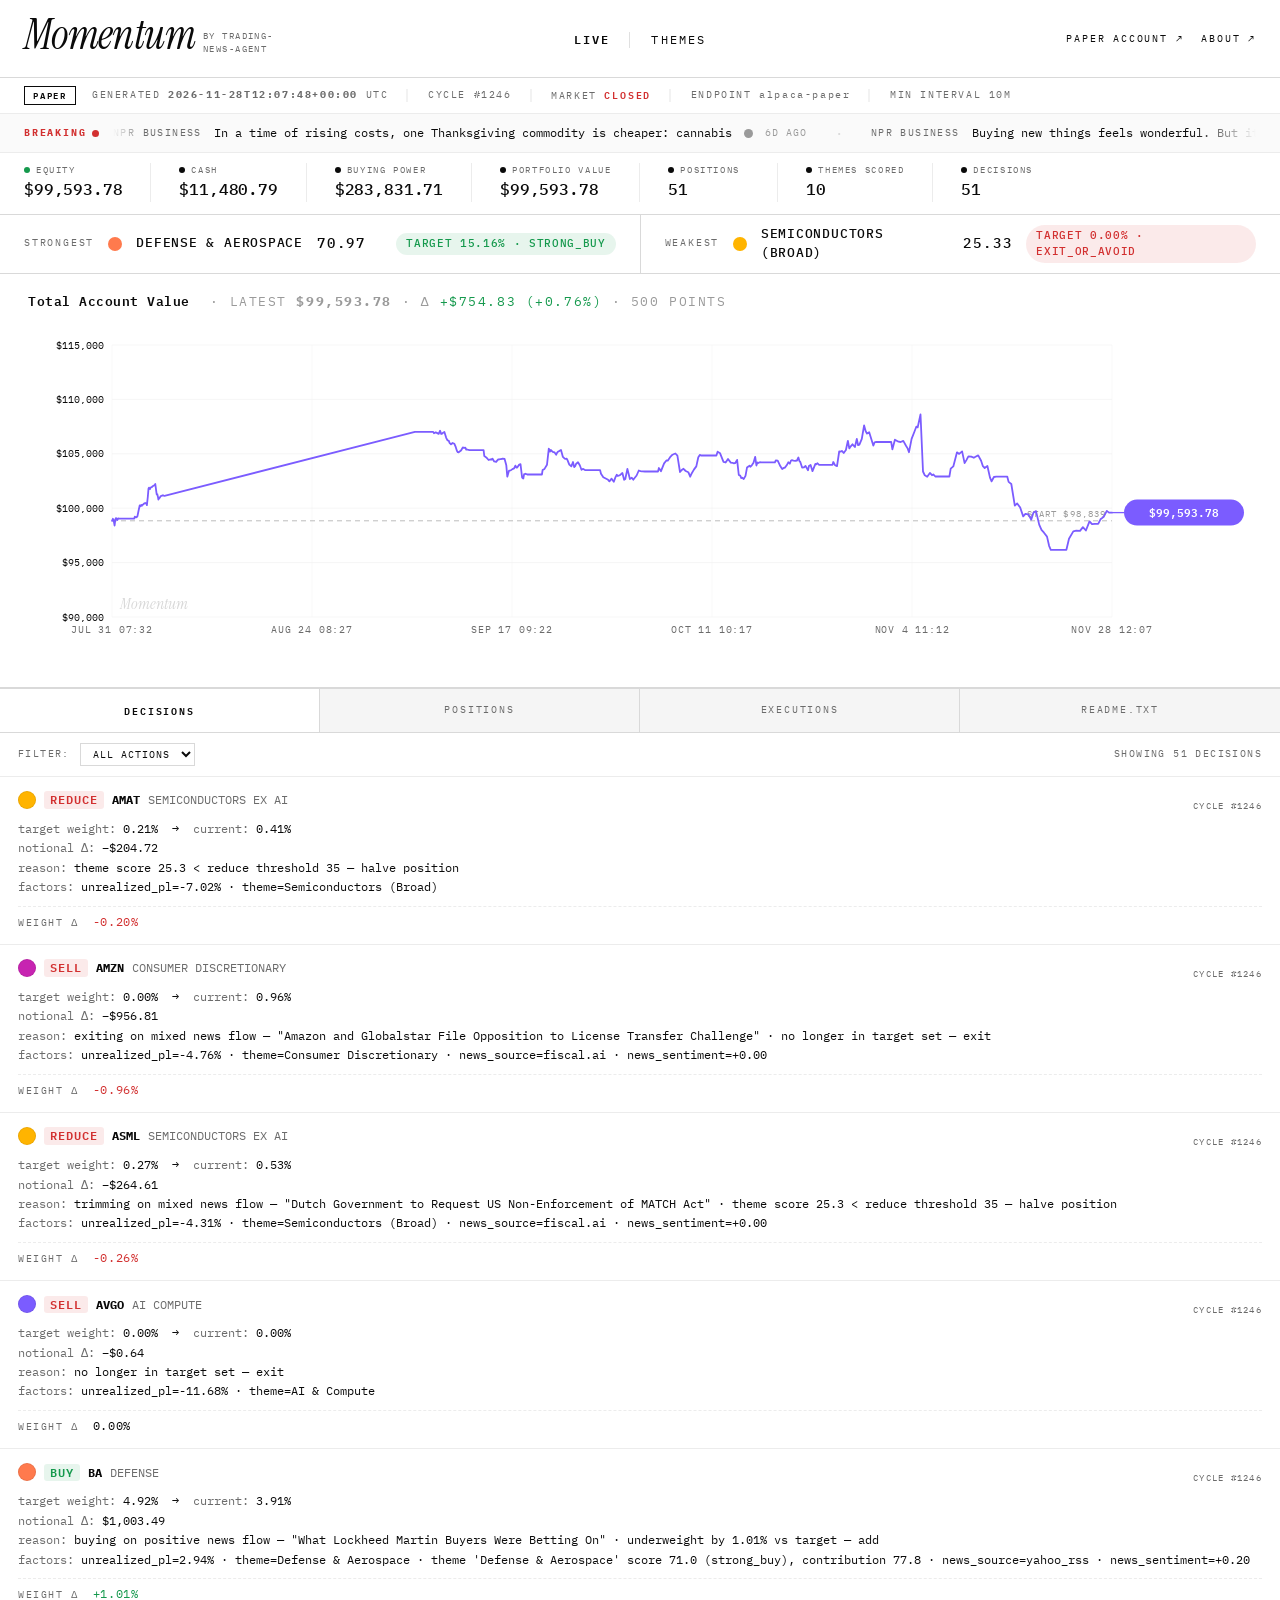
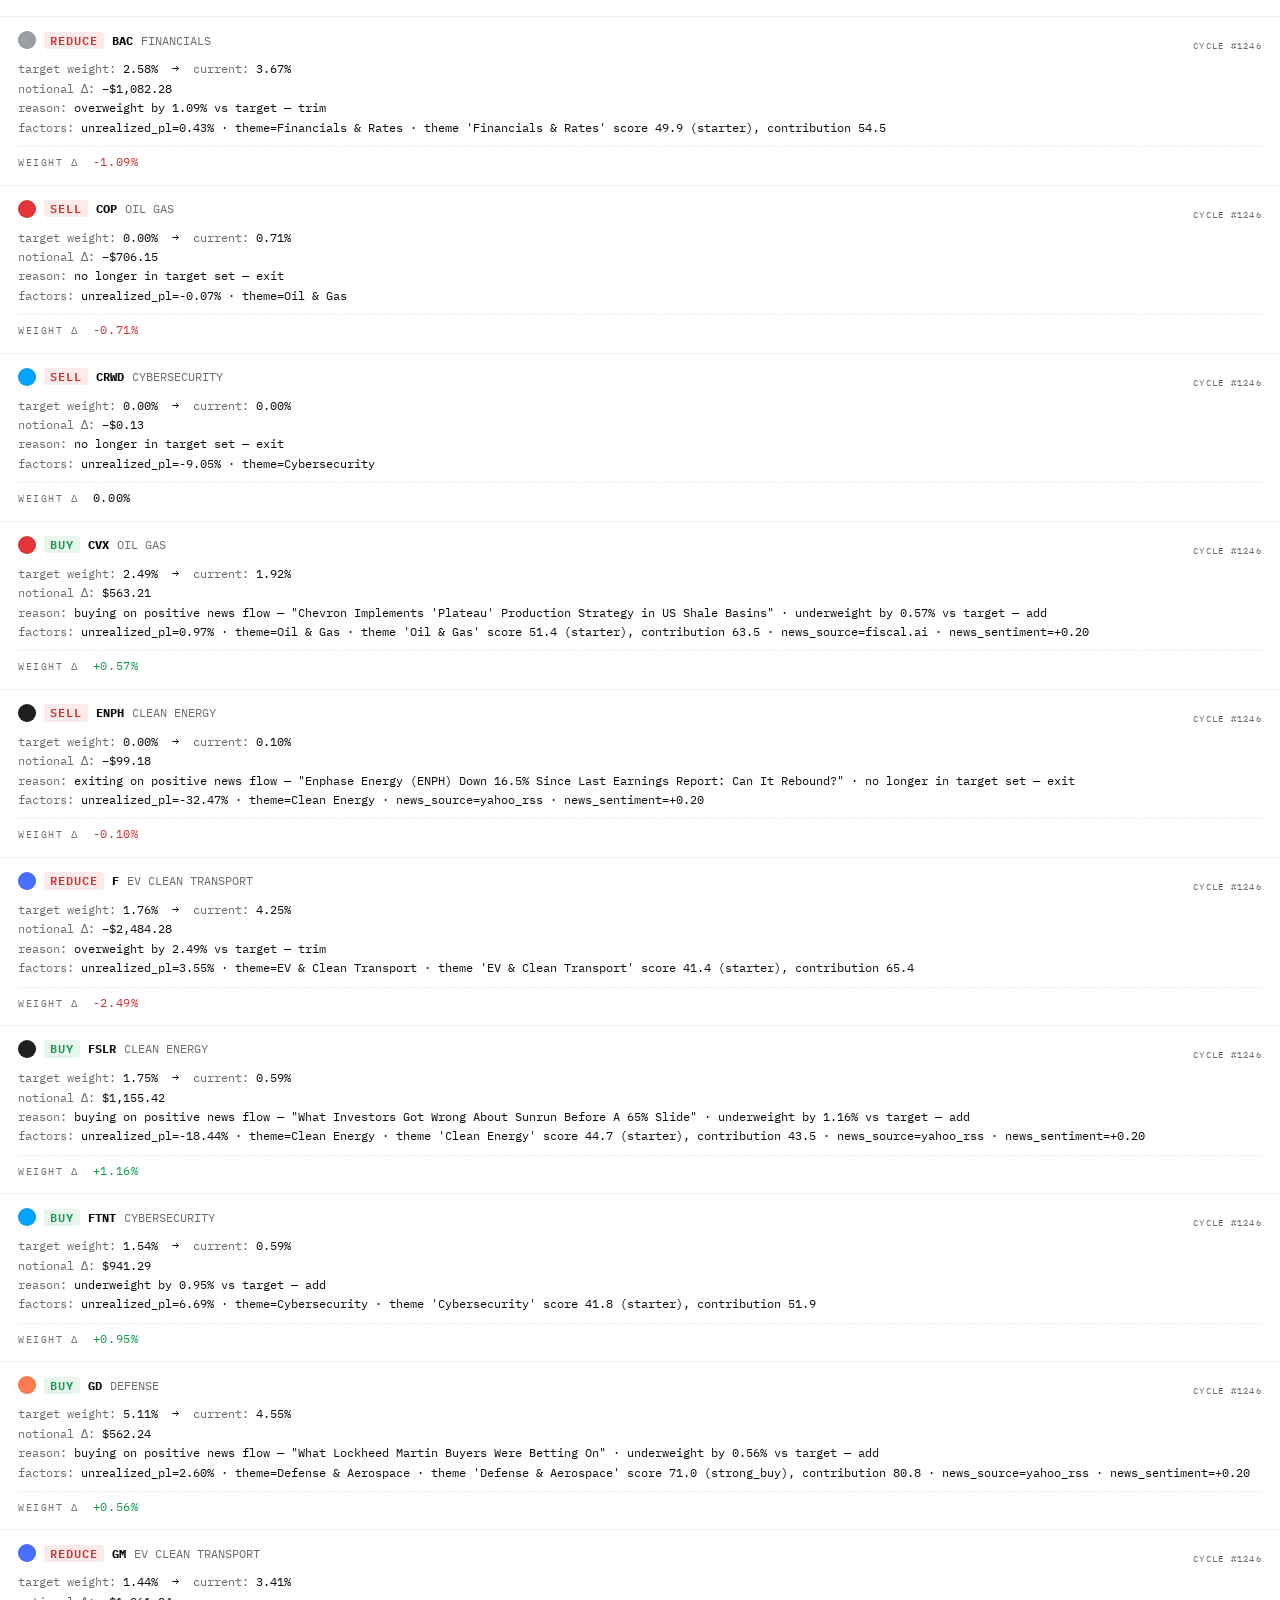
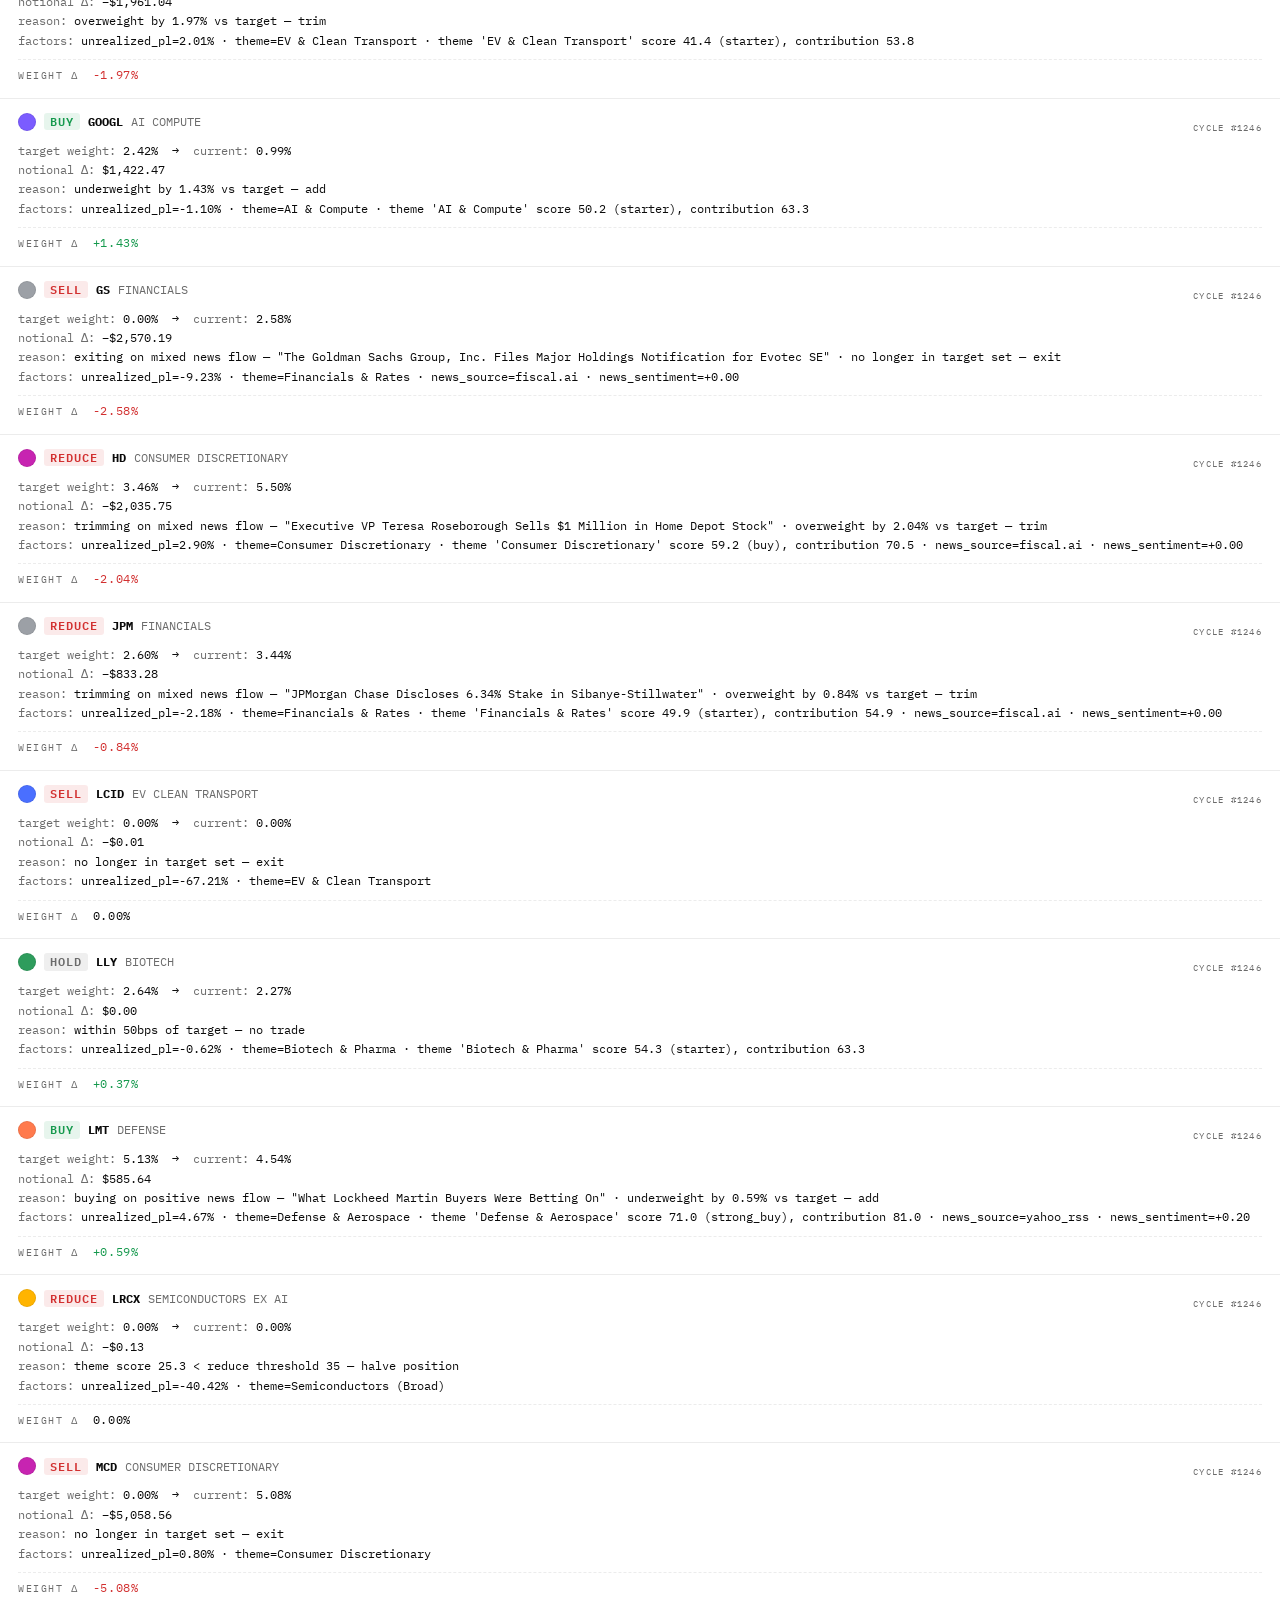
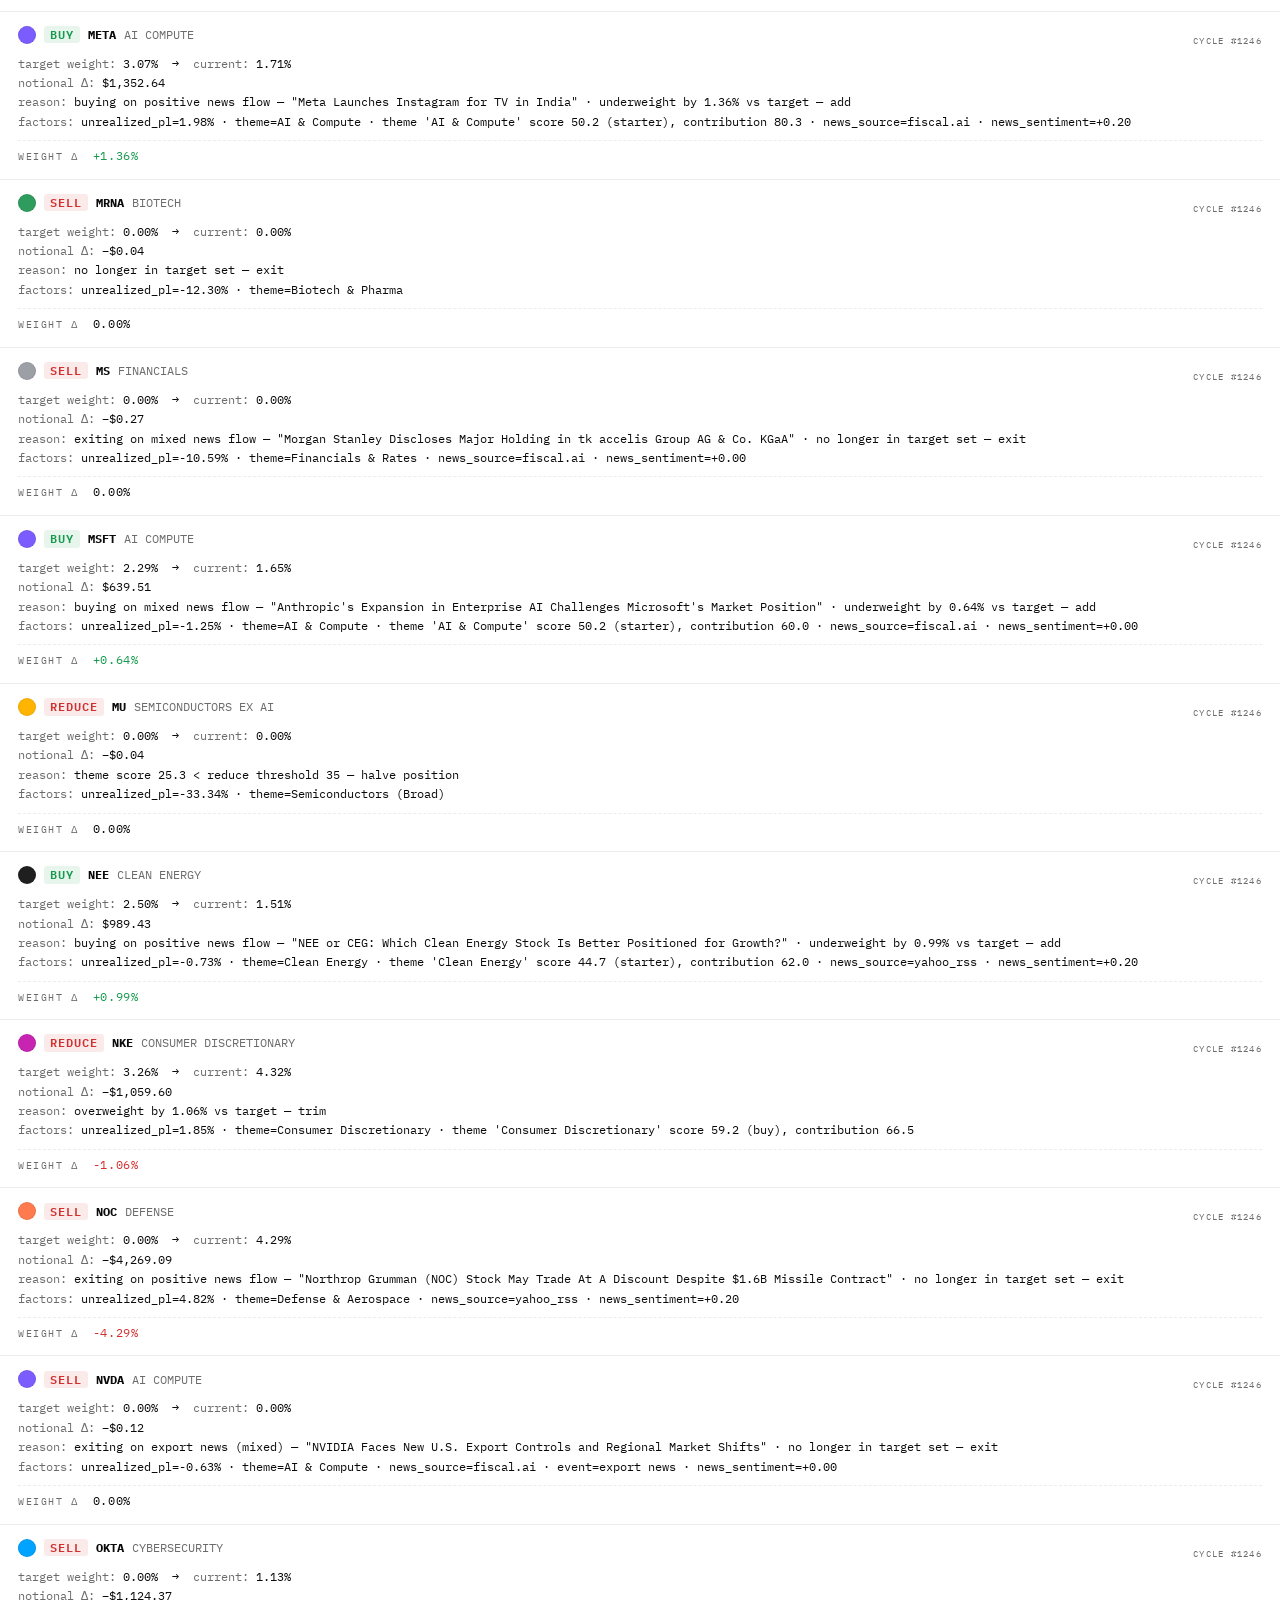
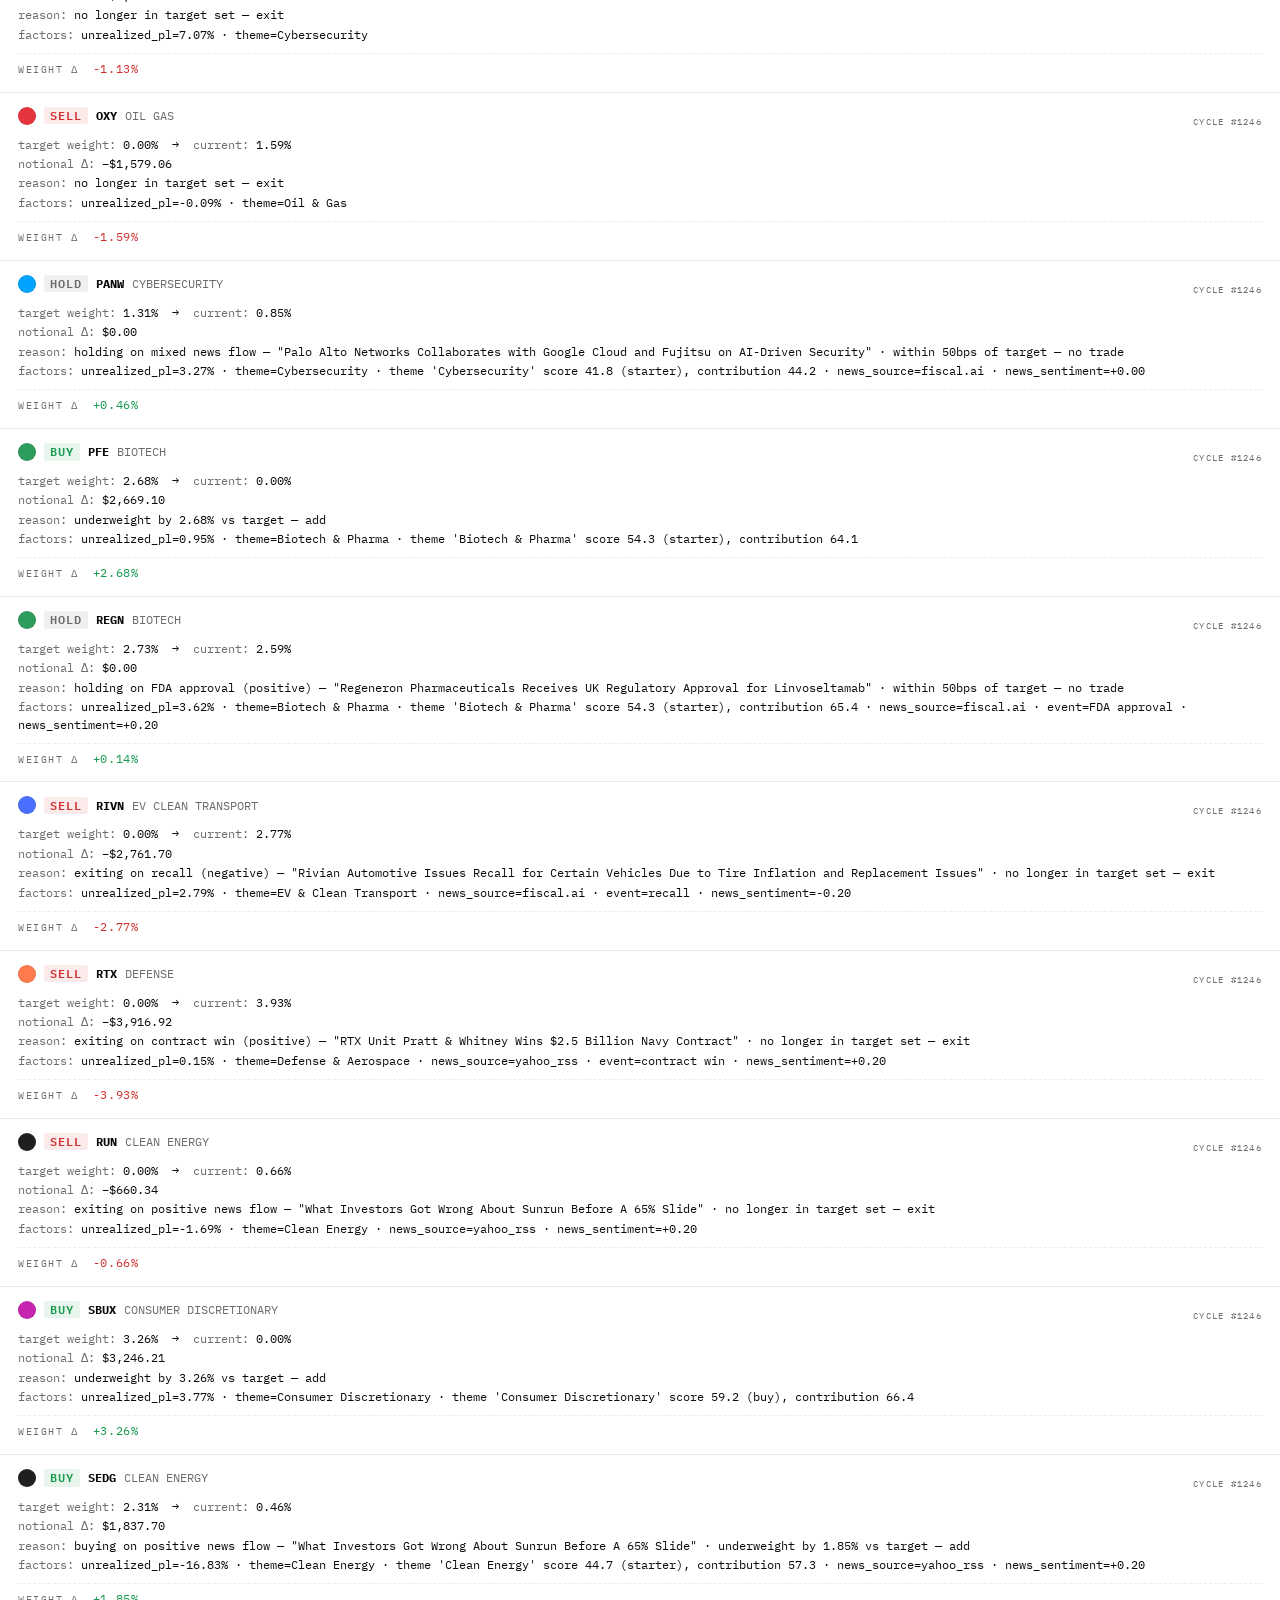
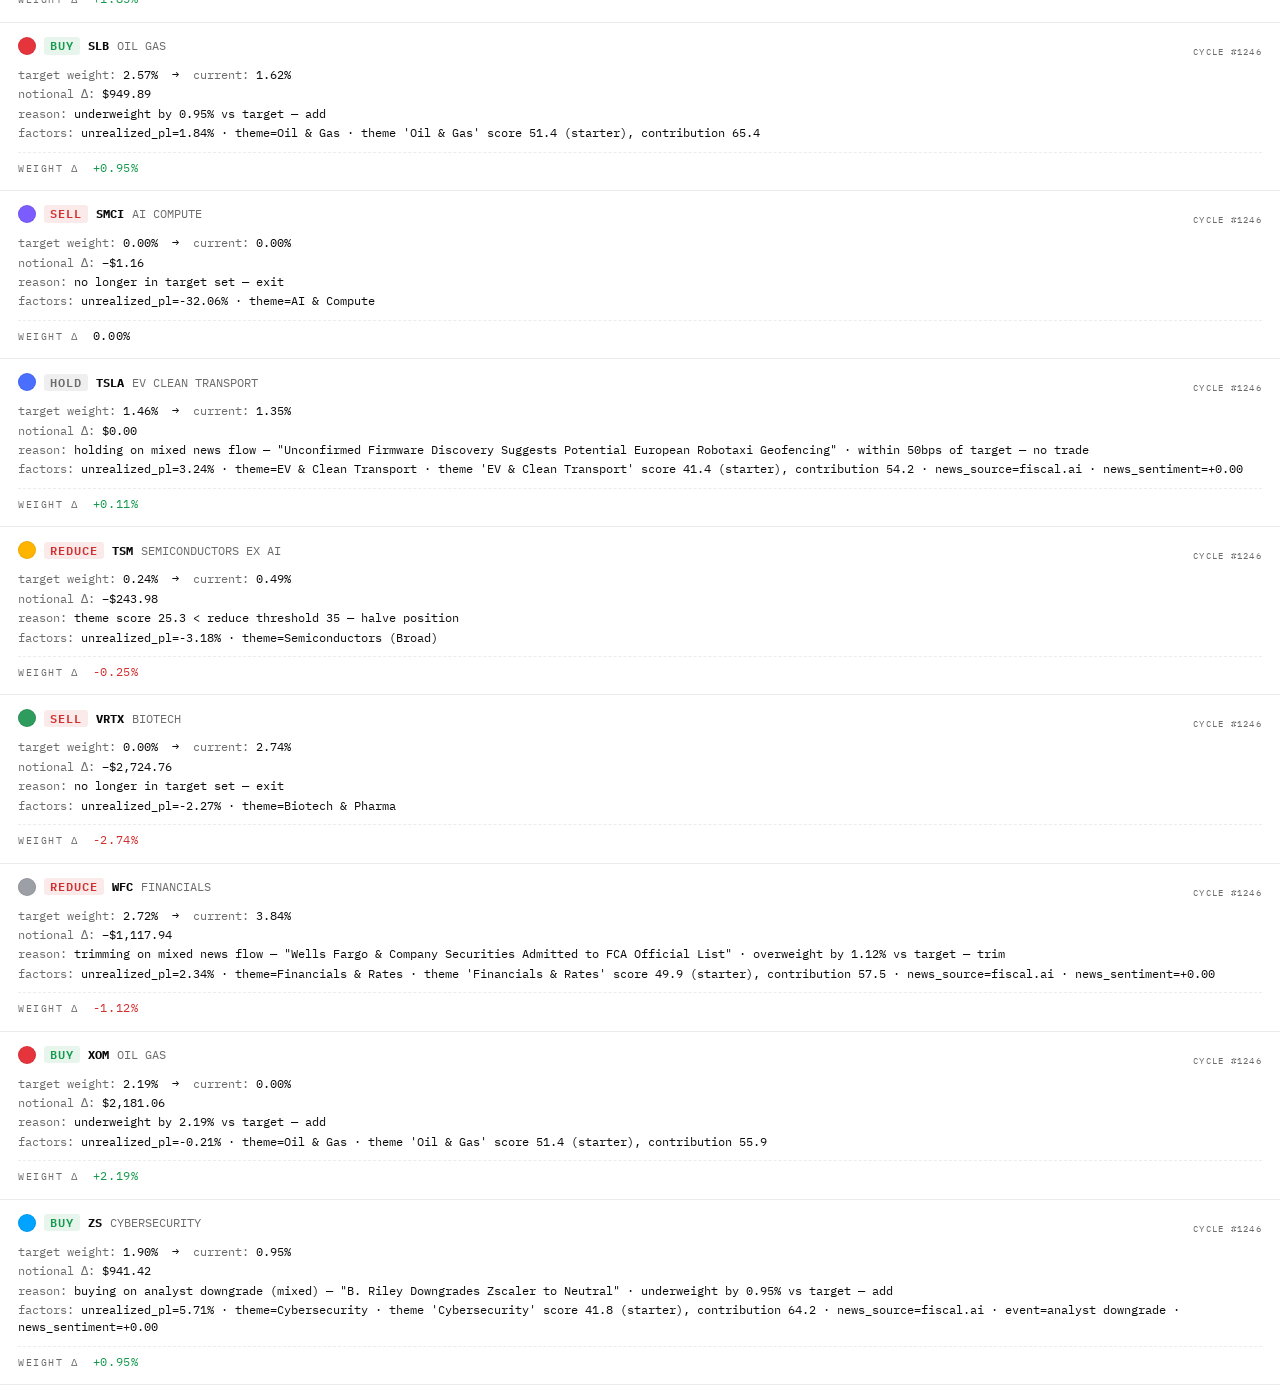
<file: dashboard/index.html>
<!doctype html>
<html lang="en">
<head>
  <meta charset="utf-8" />
  <meta name="viewport" content="width=device-width,initial-scale=1" />
  <title>Momentum — paper-trading theme-rotation agent</title>
  <link rel="preconnect" href="https://fonts.googleapis.com">
  <link rel="preconnect" href="https://fonts.gstatic.com" crossorigin>
  <link rel="stylesheet" href="https://fonts.googleapis.com/css2?family=Instrument+Serif:ital@0;1&family=IBM+Plex+Mono:wght@300;400;500;600&display=swap">
  <link rel="stylesheet" href="styles.css">
</head>
<body data-page="live">

<header class="topbar">
  <div class="brand">
    <span class="brand-word"><em>Momentum</em></span>
    <span class="brand-by">by trading-news-agent</span>
  </div>
  <nav class="nav" id="nav">
    <a href="./"          class="active">LIVE</a>
    <span class="sep">│</span>
    <a href="themes.html">THEMES</a>
  </nav>
  <div class="topbar-right">
    <a href="https://app.alpaca.markets/paper/dashboard/overview" target="_blank" rel="noopener">PAPER ACCOUNT ↗</a>
    <a href="https://github.com/chewythechoochoo/Momentum" target="_blank" rel="noopener">ABOUT ↗</a>
  </div>
</header>

<div class="meta-strip" id="meta-strip">LOADING…</div>

<div class="news-strip" id="news-strip" hidden>
  <span class="news-label">BREAKING<span class="news-pulse"></span></span>
  <div class="news-marquee" id="news-marquee">
    <div class="news-track" id="news-track" aria-live="off"></div>
  </div>
</div>

<div class="ticker-row" id="ticker-row"></div>

<div class="highlight-band" id="highlight-band"></div>

<main>
  <section class="equity-pane" id="equity">
    <div class="equity-header">
      <h2>Total Account Value <span class="muted" id="equity-meta"></span></h2>
    </div>
    <div class="equity-chart" id="equity-chart"></div>
  </section>

  <aside class="feed-pane" id="feed">
    <div class="tabs" id="tabs">
      <div class="tab active" data-tab="decisions">DECISIONS</div>
      <div class="tab" data-tab="positions">POSITIONS</div>
      <div class="tab" data-tab="executions">EXECUTIONS</div>
      <div class="tab" data-tab="readme">README.TXT</div>
    </div>
    <div class="feed-filter">
      <span>FILTER:</span>
      <select id="filter-action">
        <option value="ALL">ALL ACTIONS</option>
        <option value="BUY">BUY</option>
        <option value="SELL">SELL</option>
        <option value="REDUCE">REDUCE</option>
        <option value="HOLD">HOLD</option>
        <option value="SKIP">SKIP</option>
      </select>
      <span class="feed-count" id="feed-count"></span>
    </div>
    <div class="feed-body" id="feed-body"></div>
  </aside>
</main>

<script src="app.js"></script>
</body>
</html>
</file>
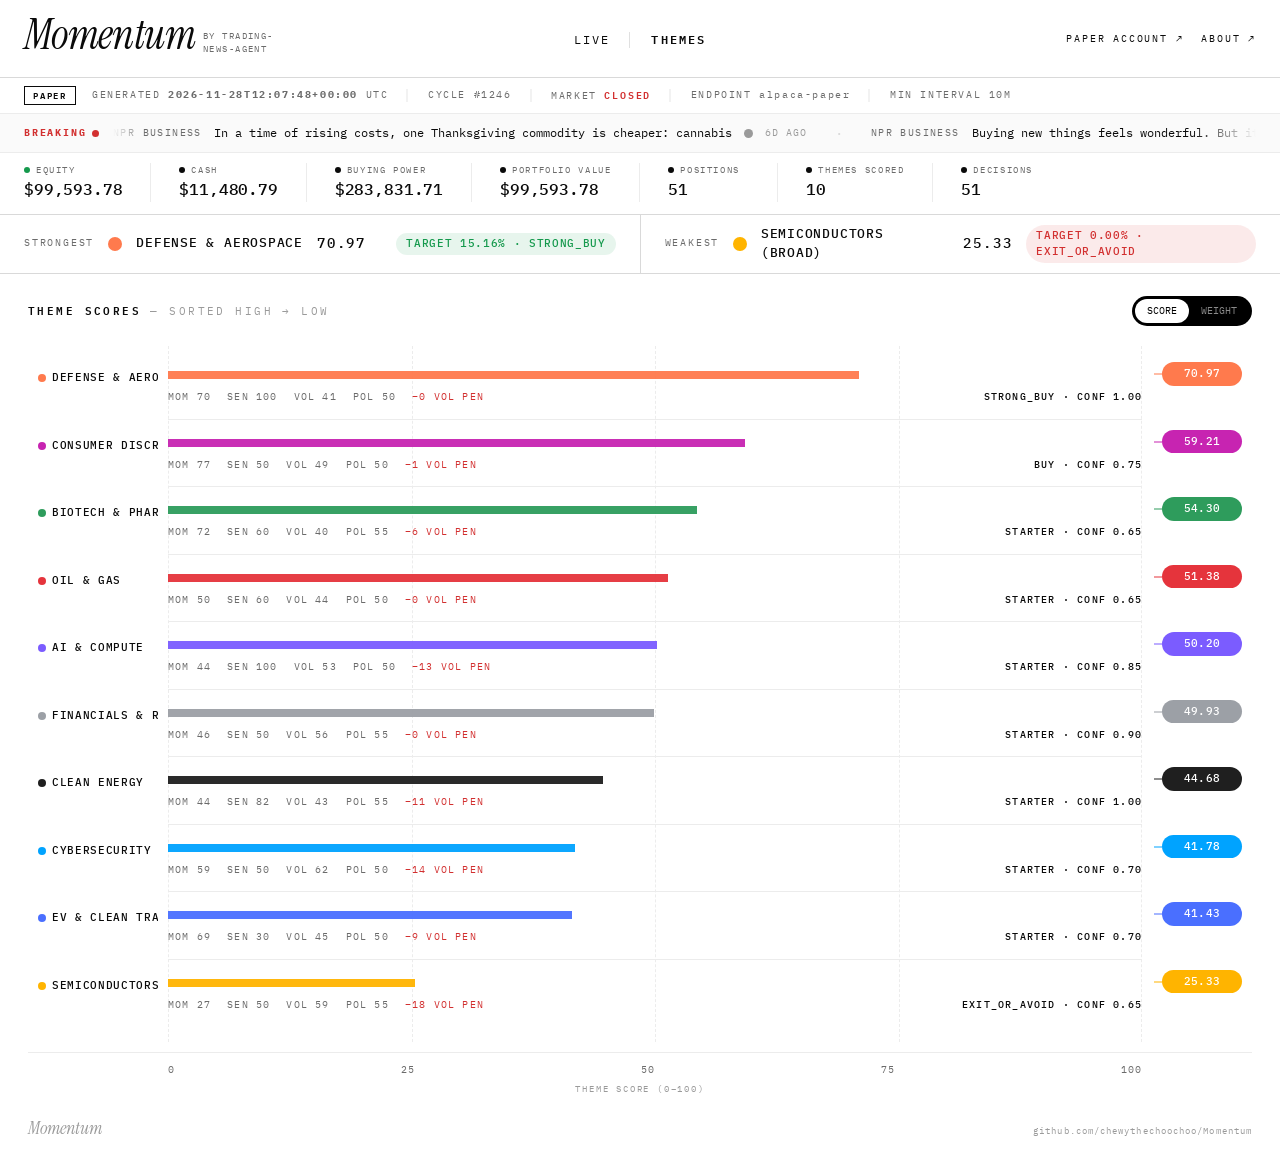
<file: dashboard/themes.html>
<!doctype html>
<html lang="en">
<head>
  <meta charset="utf-8" />
  <meta name="viewport" content="width=device-width,initial-scale=1" />
  <title>Theme Scores — Momentum</title>
  <link rel="preconnect" href="https://fonts.googleapis.com">
  <link rel="preconnect" href="https://fonts.gstatic.com" crossorigin>
  <link rel="stylesheet" href="https://fonts.googleapis.com/css2?family=Instrument+Serif:ital@0;1&family=IBM+Plex+Mono:wght@300;400;500;600&display=swap">
  <link rel="stylesheet" href="styles.css">
</head>
<body data-page="themes">

<header class="topbar">
  <div class="brand">
    <span class="brand-word"><em>Momentum</em></span>
    <span class="brand-by">by trading-news-agent</span>
  </div>
  <nav class="nav" id="nav">
    <a href="./">LIVE</a>
    <span class="sep">│</span>
    <a href="themes.html" class="active">THEMES</a>
  </nav>
  <div class="topbar-right">
    <a href="https://app.alpaca.markets/paper/dashboard/overview" target="_blank" rel="noopener">PAPER ACCOUNT ↗</a>
    <a href="https://github.com/chewythechoochoo/Momentum" target="_blank" rel="noopener">ABOUT ↗</a>
  </div>
</header>

<div class="meta-strip" id="meta-strip">LOADING…</div>

<div class="news-strip" id="news-strip" hidden>
  <span class="news-label">BREAKING<span class="news-pulse"></span></span>
  <div class="news-marquee" id="news-marquee">
    <div class="news-track" id="news-track" aria-live="off"></div>
  </div>
</div>

<div class="ticker-row" id="ticker-row"></div>

<div class="highlight-band" id="highlight-band"></div>

<main>
  <section class="chart-pane" id="chart">
    <div class="chart-header">
      <h2>THEME SCORES <span class="muted">— SORTED HIGH → LOW</span></h2>
      <div class="toggle" id="mode-toggle">
        <button class="active" data-mode="score">SCORE</button>
        <button data-mode="weight">WEIGHT</button>
      </div>
    </div>

    <div class="chart-grid" id="theme-chart">
      <div class="grid-vertical">
        <span></span><span></span><span></span><span></span>
      </div>
    </div>

    <div class="x-axis">
      <span>0</span><span>25</span><span>50</span><span>75</span><span>100</span>
    </div>
    <div class="x-axis-label" id="x-axis-label">THEME SCORE (0–100)</div>

    <div class="watermark-l">Momentum</div>
    <div class="watermark-r">github.com/chewythechoochoo/Momentum</div>
  </section>
</main>

<script src="app.js"></script>
</body>
</html>
</file>
<file: dashboard/styles.css>
:root {
  --bg: #ffffff;
  --ink: #0a0a0a;
  --ink-soft: #1d1d1d;
  --muted: #6b6b6b;
  --faint: #9a9a9a;
  --rule: #d9d9d9;
  --hair: #ececec;
  --red: #d23030;
  --green: #15994d;
  --amber: #b97600;
  --accent: #7B5CFF;
  --serif: "Instrument Serif", "Times New Roman", Georgia, serif;
  --mono: "IBM Plex Mono", ui-monospace, "JetBrains Mono", Menlo, Consolas, monospace;
}

* { box-sizing: border-box; }
html, body { margin: 0; padding: 0; background: var(--bg); color: var(--ink); }
body { font-family: var(--mono); font-size: 12px; line-height: 1.45; -webkit-font-smoothing: antialiased; }
a { color: inherit; text-decoration: none; }
a:hover { text-decoration: underline; text-underline-offset: 3px; }
button { font: inherit; color: inherit; }

/* ---------- topbar ---------- */
.topbar {
  display: grid;
  grid-template-columns: 280px 1fr 280px;
  align-items: center;
  padding: 14px 24px 12px;
  border-bottom: 1px solid var(--rule);
}
.brand { display: flex; align-items: baseline; gap: 8px; }
.brand-word {
  font-family: var(--serif);
  font-size: 42px;
  line-height: 1;
  letter-spacing: -0.015em;
}
.brand-word em { font-style: italic; }
.brand-by {
  font-family: var(--mono);
  font-size: 9px;
  letter-spacing: 0.16em;
  color: var(--muted);
  text-transform: uppercase;
  position: relative;
  top: -10px;
}
.nav {
  display: flex; justify-content: center; align-items: center; gap: 14px;
  font-size: 12px; letter-spacing: 0.18em;
}
.nav a { padding: 4px 2px; }
.nav a.active { font-weight: 600; }
.nav .sep { color: var(--rule); user-select: none; }
.topbar-right {
  display: flex; justify-content: flex-end; gap: 18px;
  font-size: 10px; letter-spacing: 0.18em;
}

/* ---------- meta strip ---------- */
.meta-strip {
  font-size: 10px; letter-spacing: 0.16em; color: var(--muted);
  padding: 8px 24px; border-bottom: 1px solid var(--hair);
  display: flex; gap: 16px; flex-wrap: wrap; align-items: center;
}
.meta-strip .dot-sep { color: var(--rule); }
.meta-strip .paper-pill {
  display: inline-block; padding: 2px 8px; border: 1px solid var(--ink);
  color: var(--ink); letter-spacing: 0.2em; font-weight: 600; font-size: 9px;
}
.meta-strip .market-state {
  font-weight: 600; letter-spacing: 0.18em;
}
.meta-strip .market-state.open  { color: var(--green); }
.meta-strip .market-state.closed{ color: var(--red);   }

/* ---------- breaking news strip ---------- */
.news-strip {
  display: flex; align-items: center; gap: 14px;
  padding: 9px 24px;
  background: #fafafa;
  border-bottom: 1px solid var(--hair);
  font-size: 11.5px;
  min-height: 36px;
}
.news-strip[hidden] { display: none; }
.news-label {
  color: var(--red);
  font-weight: 700;
  letter-spacing: 0.18em;
  font-size: 10px;
  display: inline-flex; align-items: center; gap: 6px;
  flex: 0 0 auto;
}
.news-pulse {
  display: inline-block; width: 7px; height: 7px; border-radius: 50%;
  background: var(--red);
  animation: news-pulse 1.4s ease-in-out infinite;
}
@keyframes news-pulse {
  0%, 100% { transform: scale(1);   opacity: 1;   }
  50%      { transform: scale(1.4); opacity: 0.4; }
}
.news-marquee {
  flex: 1; min-width: 0;
  overflow: hidden;
  position: relative;
  /* Soft fade at strip edges so headlines glide in/out */
  -webkit-mask-image: linear-gradient(to right, transparent 0, #000 32px, #000 calc(100% - 64px), transparent 100%);
          mask-image: linear-gradient(to right, transparent 0, #000 32px, #000 calc(100% - 64px), transparent 100%);
}
.news-track {
  display: inline-flex;
  align-items: center;
  gap: 28px;
  white-space: nowrap;
  will-change: transform;
  animation: news-scroll var(--news-duration, 80s) linear infinite;
}
.news-strip:hover .news-track { animation-play-state: paused; }
@keyframes news-scroll {
  from { transform: translateX(0); }
  to   { transform: translateX(-50%); }    /* track holds 2× the items */
}
.news-item {
  display: inline-flex;
  align-items: center;
  gap: 12px;
  color: inherit;
  text-decoration: none;
  flex-shrink: 0;
}
.news-item:hover .news-headline {
  text-decoration: underline; text-underline-offset: 3px;
}
.news-source {
  color: var(--muted); letter-spacing: 0.14em; font-size: 10px;
  text-transform: uppercase;
}
.news-headline { color: var(--ink); }
.news-policy {
  font-size: 9px; letter-spacing: 0.18em;
  padding: 2px 6px; border: 1px solid var(--ink); color: var(--ink);
}
.news-sentiment {
  width: 9px; height: 9px; border-radius: 50%;
}
.news-sentiment.pos { background: var(--green); }
.news-sentiment.neg { background: var(--red); }
.news-sentiment.neu { background: var(--faint); }
.news-time {
  color: var(--faint); letter-spacing: 0.1em; font-size: 10px;
}
.news-sep {
  color: var(--rule); user-select: none; font-size: 14px;
}
@media (max-width: 720px) {
  .news-strip { padding: 9px 16px; gap: 10px; }
  .news-source { font-size: 9px; }
  .news-time, .news-policy { display: none; }
}
@media (prefers-reduced-motion: reduce) {
  .news-track { animation: none; transform: translateX(0); }
}

/* ---------- ticker ---------- */
.ticker-row {
  display: flex; gap: 28px; align-items: stretch;
  padding: 10px 24px 12px; border-bottom: 1px solid var(--rule);
  overflow-x: auto;
}
.ticker {
  display: flex; flex-direction: column; gap: 2px;
  min-width: 110px; padding-right: 28px;
  border-right: 1px solid var(--hair);
}
.ticker:last-child { border-right: 0; }
.ticker .lbl {
  font-size: 9px; letter-spacing: 0.18em; color: var(--muted);
  display: flex; align-items: center; gap: 6px;
}
.ticker .lbl::before {
  content: ""; width: 6px; height: 6px; background: var(--ink); border-radius: 50%;
}
.ticker .val { font-size: 16px; font-weight: 500; letter-spacing: -0.01em; }
.ticker .sub { font-size: 10px; color: var(--muted); letter-spacing: 0.06em; }
.ticker.pos .val { color: var(--green); }
.ticker.neg .val { color: var(--red); }

/* Live indicator on the most important number on screen — the EQUITY cell
   gets a pulsing green dot AND the number itself flashes between ink and
   green so it reads unmistakably as live telemetry. */
.ticker.live .lbl::before {
  background: var(--green);
  animation: live-dot 1.4s ease-in-out infinite;
}
.ticker.live .val {
  animation: equity-flash 1.9s ease-in-out infinite;
}
@keyframes live-dot {
  0%, 100% { opacity: 1;   transform: scale(1);   }
  50%      { opacity: 0.25; transform: scale(0.5); }
}
@keyframes equity-flash {
  0%, 100% { color: var(--ink);  text-shadow: 0 0 0 transparent; }
  50%      { color: var(--green); text-shadow: 0 0 8px rgba(21,153,77,0.25); }
}
@media (prefers-reduced-motion: reduce) {
  .ticker.live .lbl::before,
  .ticker.live .val { animation: none; }
}

/* ---------- highlight band (STRONGEST / WEAKEST) ---------- */
.highlight-band {
  display: grid; grid-template-columns: 1fr 1fr; gap: 1px;
  background: var(--rule); border-bottom: 1px solid var(--rule);
}
.highlight {
  background: var(--bg);
  padding: 10px 24px;
  display: flex; align-items: center; gap: 14px;
  font-size: 10px; letter-spacing: 0.18em; color: var(--muted);
}
.highlight .h-dot { width: 14px; height: 14px; border-radius: 50%; display: inline-block; }
.highlight .h-name {
  font-size: 13px; color: var(--ink); letter-spacing: 0.06em; font-weight: 500;
}
.highlight .h-score { font-size: 14px; color: var(--ink); font-weight: 500; }
.highlight .h-pill {
  margin-left: auto; padding: 3px 10px; border-radius: 999px;
  font-weight: 500; font-size: 11px; letter-spacing: 0.06em;
}
.highlight.up   .h-pill { background: rgba(21,153,77,0.10); color: var(--green); }
.highlight.down .h-pill { background: rgba(210,48,48,0.10); color: var(--red); }

/* ---------- equity pane (hero line chart) ---------- */
.equity-pane {
  position: relative;
  padding: 18px 28px 26px;
  border-bottom: 1px solid var(--rule);
  background: var(--bg);
}
.equity-header {
  display: flex; justify-content: space-between; align-items: center;
  margin-bottom: 10px;
}
.equity-header h2 {
  margin: 0; font-size: 11px; font-weight: 600;
  letter-spacing: 0.18em; color: var(--ink);
}
.equity-header h2 .muted {
  font-weight: 400; color: var(--faint); letter-spacing: 0.12em;
  margin-left: 12px;
}
.equity-chart { width: 100%; height: 340px; }
.equity-chart svg { width: 100%; height: 100%; display: block; }
.equity-empty {
  height: 320px;
  display: flex; align-items: center; justify-content: center;
  font-size: 10px; letter-spacing: 0.2em; color: var(--muted);
  border: 1px dashed var(--hair);
}
.eq-grid-line { stroke: #ececec; stroke-width: 0.5; }
.eq-grid-zero { stroke: #c8c8c8; stroke-width: 0.5; }
.eq-x-tick { stroke: #f3f3f3; stroke-width: 0.5; }
.eq-y-label, .eq-x-label {
  font-family: var(--mono); font-size: 10px; fill: var(--ink);
}
.eq-x-label { fill: var(--muted); letter-spacing: 0.08em; }
.eq-baseline { stroke: #bdbdbd; stroke-width: 1; stroke-dasharray: 5 4; }
.eq-baseline-label { font-family: var(--mono); font-size: 9px; fill: var(--faint); letter-spacing: 0.12em; }
.eq-line { fill: none; stroke-width: 1.8; stroke-linejoin: round; stroke-linecap: round; }
.eq-pill { fill-opacity: 1; }
.eq-pill-text { fill: white; font-family: var(--mono); font-size: 11px; font-weight: 600; }
.eq-pill-connector { stroke-width: 1.3; }
.eq-watermark {
  font-family: var(--serif); font-style: italic;
  font-size: 16px; fill: #d8d8d8;
}

/* ---------- equity hover crosshair (replaces the old slider) ---------- */
.equity-chart { cursor: crosshair; touch-action: none; }
.eq-hover-line { stroke: #888; stroke-width: 0.7; stroke-dasharray: 3 3; }
.eq-hover-dot  { fill: var(--accent); stroke: #fff; stroke-width: 2; }
.eq-hover-label {
  font-family: var(--mono); font-size: 10px; fill: #fff;
  font-weight: 500;
}
.eq-hover-label-bg { fill: #0a0a0a; }

/* End-of-line pill: same gentle blink as the EQUITY ticker so the
   chart's "current value" reads as live too. */
.eq-pill, .eq-pill-text, .eq-pill-connector {
  animation: pill-pulse 1.9s ease-in-out infinite;
  transform-origin: center;
}
@keyframes pill-pulse {
  0%, 100% { opacity: 1.0; }
  50%      { opacity: 0.55; }
}
@media (prefers-reduced-motion: reduce) {
  .eq-pill, .eq-pill-text, .eq-pill-connector { animation: none; }
}

/* Equity-pane header title is now sentence-cased rather than space-tracked. */
.equity-header h2 {
  letter-spacing: 0.04em;
  text-transform: none;
  font-size: 13px;
  font-weight: 600;
}

/* ---------- feed pane (now full-width below the chart on LIVE) ---------- */
.feed-pane {
  display: block;
  border-top: 1px solid var(--rule);
}
.tabs {
  display: grid; grid-template-columns: repeat(4, 1fr);
  border-bottom: 1px solid var(--rule);
}
.feed-body { max-height: none; }
.feed-card { padding: 14px 28px; }
.feed-filter { padding: 10px 28px; }
@media (max-width: 720px) {
  .feed-card, .feed-filter { padding-left: 16px; padding-right: 16px; }
}

main { display: block; min-height: calc(100vh - 240px); }

/* ---------- chart pane (themes page) ---------- */
.chart-pane {
  position: relative;
  padding: 22px 28px 60px;
}
.chart-header {
  display: flex; justify-content: space-between; align-items: center;
  margin-bottom: 20px;
}
.chart-header h2 {
  margin: 0; font-size: 11px; font-weight: 600; letter-spacing: 0.22em;
}
.chart-header .muted { color: var(--faint); font-weight: 400; }
.toggle {
  display: inline-flex; background: #000; color: #fff;
  border-radius: 999px; padding: 3px;
  font-size: 10px; letter-spacing: 0.14em;
}
.toggle button {
  background: transparent; color: #8a8a8a; border: 0;
  padding: 5px 12px; border-radius: 999px; cursor: pointer;
}
.toggle button.active { background: #fff; color: #000; }

.chart-grid {
  position: relative;
  padding: 6px 110px 16px 140px;
}
.grid-vertical {
  position: absolute; top: 0; bottom: 0;
  left: 140px; right: 110px;
  display: grid; grid-template-columns: repeat(4, 1fr);
  pointer-events: none;
}
.grid-vertical span {
  border-left: 1px dashed var(--hair);
}
.grid-vertical span:last-child { border-right: 1px dashed var(--hair); }

.theme-row {
  position: relative;
  padding: 16px 0 14px;
  border-bottom: 1px solid var(--hair);
}
.theme-row:last-child { border-bottom: 0; }
.row-label {
  position: absolute; left: -130px; top: 18px; width: 120px;
  font-size: 11px; letter-spacing: 0.06em; font-weight: 500;
  display: flex; align-items: center; gap: 6px;
  white-space: nowrap; overflow: hidden; text-overflow: ellipsis;
}
.row-label .dot {
  width: 8px; height: 8px; border-radius: 50%;
  background: var(--themecolor, #000); flex: 0 0 auto;
}
.track {
  position: relative; height: 14px; width: 100%;
}
.track .bar {
  position: absolute; left: 0; top: 3px; height: 8px;
  background: var(--themecolor, #000); opacity: 0.95;
  transition: width 0.3s ease;
}
.row-pill {
  position: absolute; right: -100px; top: 10px;
  display: inline-flex; align-items: center; gap: 6px;
  background: var(--themecolor, #000); color: #fff;
  padding: 4px 10px; border-radius: 999px;
  font-size: 11px; font-weight: 500; letter-spacing: 0.02em;
  min-width: 80px; justify-content: center;
  white-space: nowrap;
}
.row-pill::before {
  content: ""; position: absolute; left: -8px; top: 50%;
  width: 8px; height: 1px; background: var(--themecolor, #000);
  transform: translateY(-50%);
}
.row-components {
  margin-top: 8px;
  display: flex; gap: 16px; flex-wrap: wrap;
  font-size: 10px; letter-spacing: 0.12em; color: var(--muted);
}
.row-components .vp { color: var(--red); }
.row-components .band {
  margin-left: auto; color: var(--ink); font-weight: 500;
}

.x-axis {
  display: flex; justify-content: space-between;
  font-size: 10px; color: var(--muted); letter-spacing: 0.1em;
  padding: 10px 110px 0 140px;
  border-top: 1px solid var(--hair);
  margin-top: 10px;
}
.x-axis-label {
  text-align: center; font-size: 9px; color: var(--faint);
  letter-spacing: 0.2em; margin-top: 4px;
}

.watermark-l {
  position: absolute; bottom: 14px; left: 28px;
  font-family: var(--serif); font-style: italic;
  font-size: 18px; color: var(--faint);
}
.watermark-r {
  position: absolute; bottom: 18px; right: 28px;
  font-size: 9px; color: var(--faint); letter-spacing: 0.12em;
}

/* ---------- feed pane (legacy tab styles preserved) ---------- */
.tab {
  padding: 14px 8px;
  font-size: 10px; letter-spacing: 0.18em;
  text-align: center; background: #f5f5f5; color: var(--muted);
  cursor: pointer; user-select: none;
  border-right: 1px solid var(--rule);
}
.tab:last-child { border-right: 0; }
.tab:hover { color: var(--ink); }
.tab.active {
  background: var(--bg); color: var(--ink); font-weight: 600;
}

.feed-filter {
  display: flex; align-items: center; gap: 10px;
  padding: 10px 18px; border-bottom: 1px solid var(--hair);
  font-size: 10px; letter-spacing: 0.14em; color: var(--muted);
}
.feed-filter select {
  font: inherit; color: var(--ink);
  background: var(--bg);
  border: 1px solid var(--rule);
  padding: 3px 8px;
  letter-spacing: 0.1em;
}
.feed-count { margin-left: auto; }

.feed-body { flex: 1; overflow-y: auto; }
.feed-card {
  padding: 14px 18px; border-bottom: 1px solid var(--hair);
}
.feed-card:hover { background: #fafafa; }
.feed-card .head {
  display: flex; justify-content: space-between; align-items: baseline;
  gap: 12px; margin-bottom: 8px;
}
.feed-card .head .who {
  display: inline-flex; align-items: center; gap: 8px;
  font-size: 12px;
}
.feed-card .head .who .who-dot {
  width: 18px; height: 18px; border-radius: 50%;
  background: var(--themecolor, #0a0a0a);
  border: 1px solid rgba(0,0,0,0.08);
}
.feed-card .head time {
  color: var(--muted); font-size: 9px; letter-spacing: 0.14em;
  white-space: nowrap;
}
.action-tag {
  display: inline-block; font-weight: 600;
  padding: 0 6px; border-radius: 3px; letter-spacing: 0.08em;
}
.action-tag.BUY { color: var(--green); background: rgba(21,153,77,0.10); }
.action-tag.SELL,
.action-tag.REDUCE { color: var(--red); background: rgba(210,48,48,0.10); }
.action-tag.HOLD { color: var(--muted); background: #efefef; }
.action-tag.SKIP { color: var(--amber); background: rgba(185,118,0,0.10); }

.kv { display: block; margin: 2px 0; font-size: 12px; }
.kv .k { color: var(--muted); }
.kv .v { color: var(--ink); }
.kv .num { font-variant-numeric: tabular-nums; }

.delta-line {
  margin-top: 10px; padding-top: 6px;
  border-top: 1px dashed var(--hair);
  font-size: 12px; letter-spacing: 0.06em;
}
.delta-line.pos { color: var(--green); }
.delta-line.neg { color: var(--red); }
.delta-line .label { color: var(--muted); letter-spacing: 0.16em; margin-right: 6px; font-size: 10px; }

.readme-card {
  padding: 18px 22px;
  font-size: 11px; line-height: 1.65;
  white-space: pre-wrap; color: var(--ink);
}
.readme-card .prompt { color: var(--green); }

/* ---------- responsive ---------- */
@media (max-width: 900px) {
  .highlight-band { grid-template-columns: 1fr; }
  .equity-pane    { padding-left: 16px; padding-right: 16px; }
  .equity-chart   { height: 280px; }
  .ticker-row     { gap: 16px; padding-left: 16px; padding-right: 16px; }
  .ticker         { padding-right: 16px; min-width: 90px; }
  .ticker .val    { font-size: 14px; }
}
@media (max-width: 720px) {
  .topbar { grid-template-columns: 1fr; gap: 8px; padding: 12px 16px; }
  .nav { justify-content: flex-start; flex-wrap: wrap; gap: 10px; }
  .topbar-right { justify-content: flex-start; }
  .brand-word { font-size: 30px; }
  .brand-by   { top: -6px; }
  .meta-strip, .news-strip, .ticker-row, .highlight, .chart-pane,
  .feed-card, .feed-filter, .tabs {
    padding-left: 14px; padding-right: 14px;
  }
  .meta-strip { gap: 10px; font-size: 9px; }
  .equity-pane    { padding: 14px; }
  .equity-chart   { height: 240px; }
  .equity-header h2 { font-size: 12px; }

  /* Theme bars on the THEMES page need much tighter padding */
  .chart-pane { padding: 16px 14px 60px; }
  .chart-grid { padding: 6px 70px 16px 96px; }
  .grid-vertical { left: 96px; right: 70px; }
  .row-label  { left: -90px; width: 84px; font-size: 9.5px; }
  .row-pill   { right: -64px; min-width: 56px; font-size: 10px; padding: 3px 8px; }
  .row-components { font-size: 9px; gap: 8px; }
  .x-axis     { padding: 10px 70px 0 96px; font-size: 9px; }

  /* Tabs stay full-width but shrink padding */
  .tab { padding: 12px 4px; font-size: 9px; letter-spacing: 0.12em; }

  /* Feed cards: 2 cards per row collapse to single column visual */
  .feed-card .head { flex-direction: column; gap: 4px; align-items: flex-start; }
  .feed-card .head time { font-size: 8px; }
}
@media (max-width: 480px) {
  .brand-word { font-size: 26px; }
  .brand-by   { display: block; top: 0; margin-left: 0; }
  .equity-header h2 { font-size: 11px; }
  .equity-header h2 .muted { display: block; margin-left: 0; margin-top: 2px; }
}
</file>
